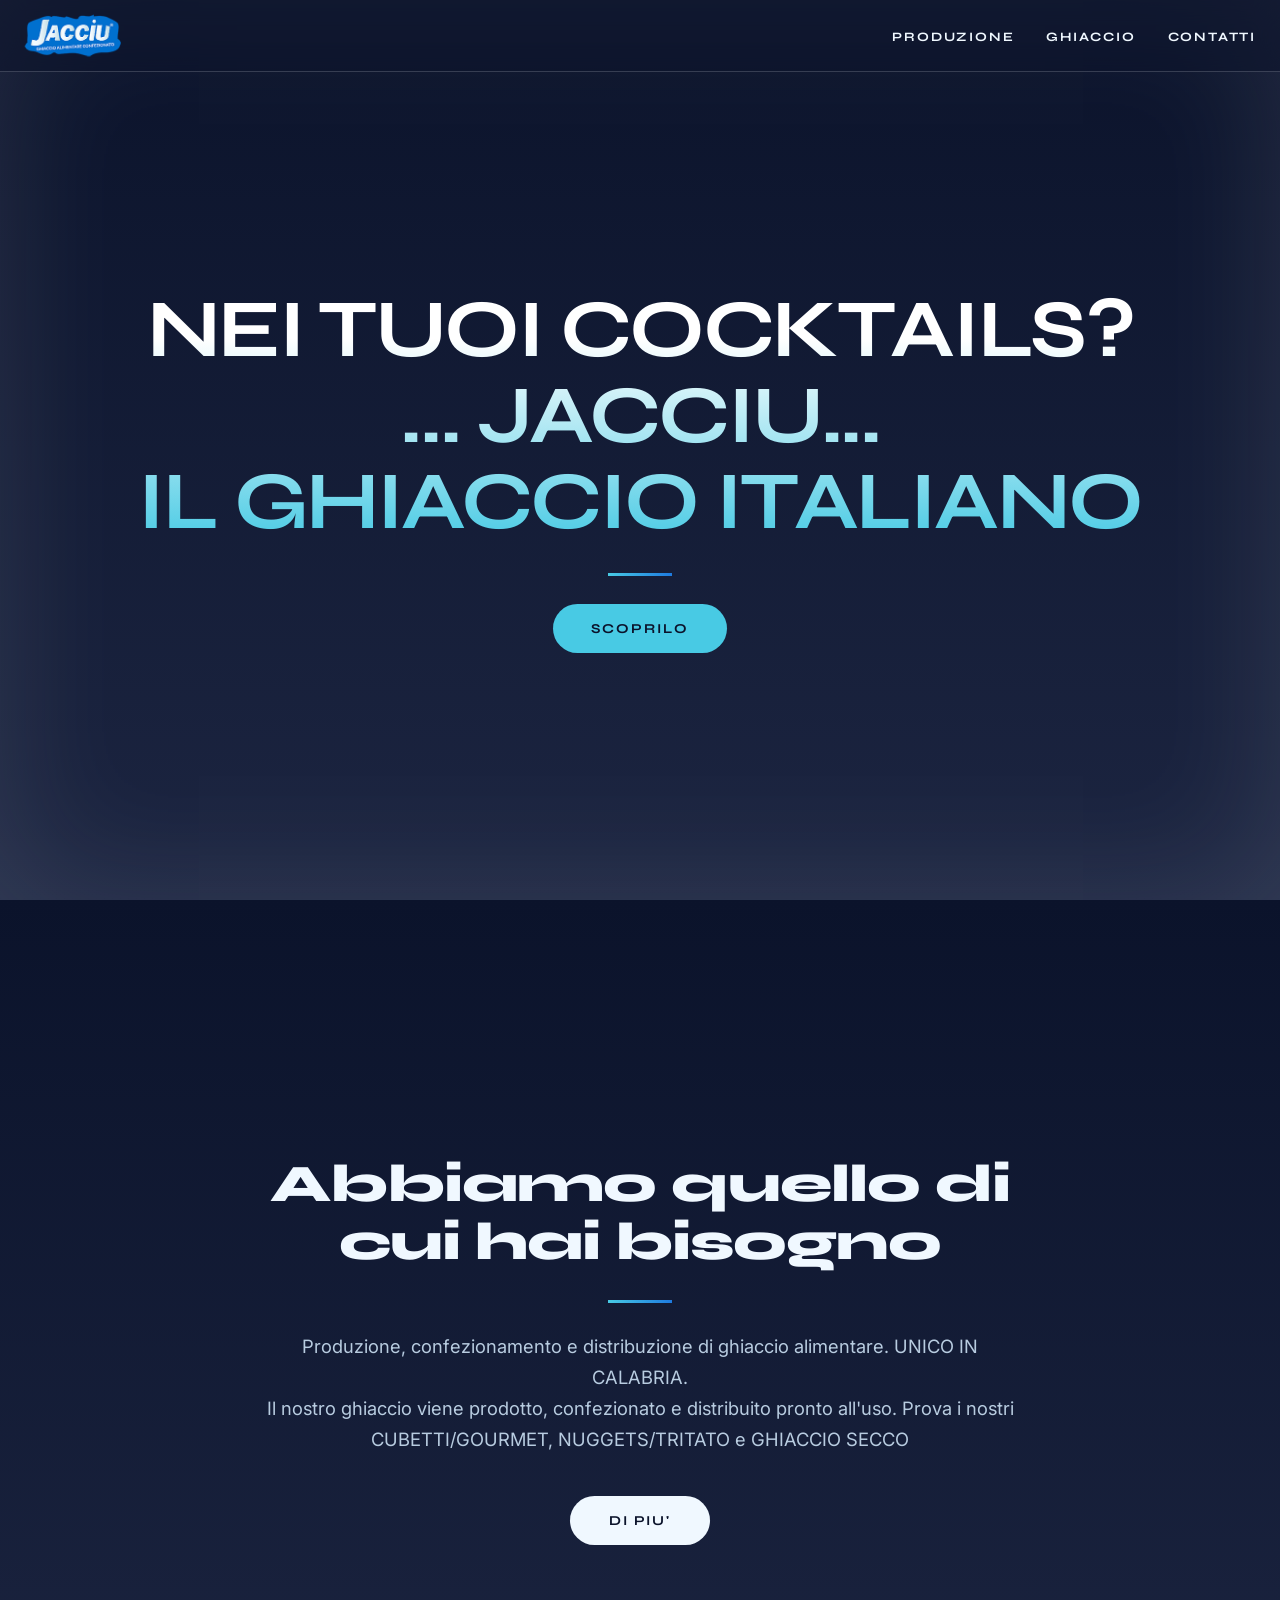
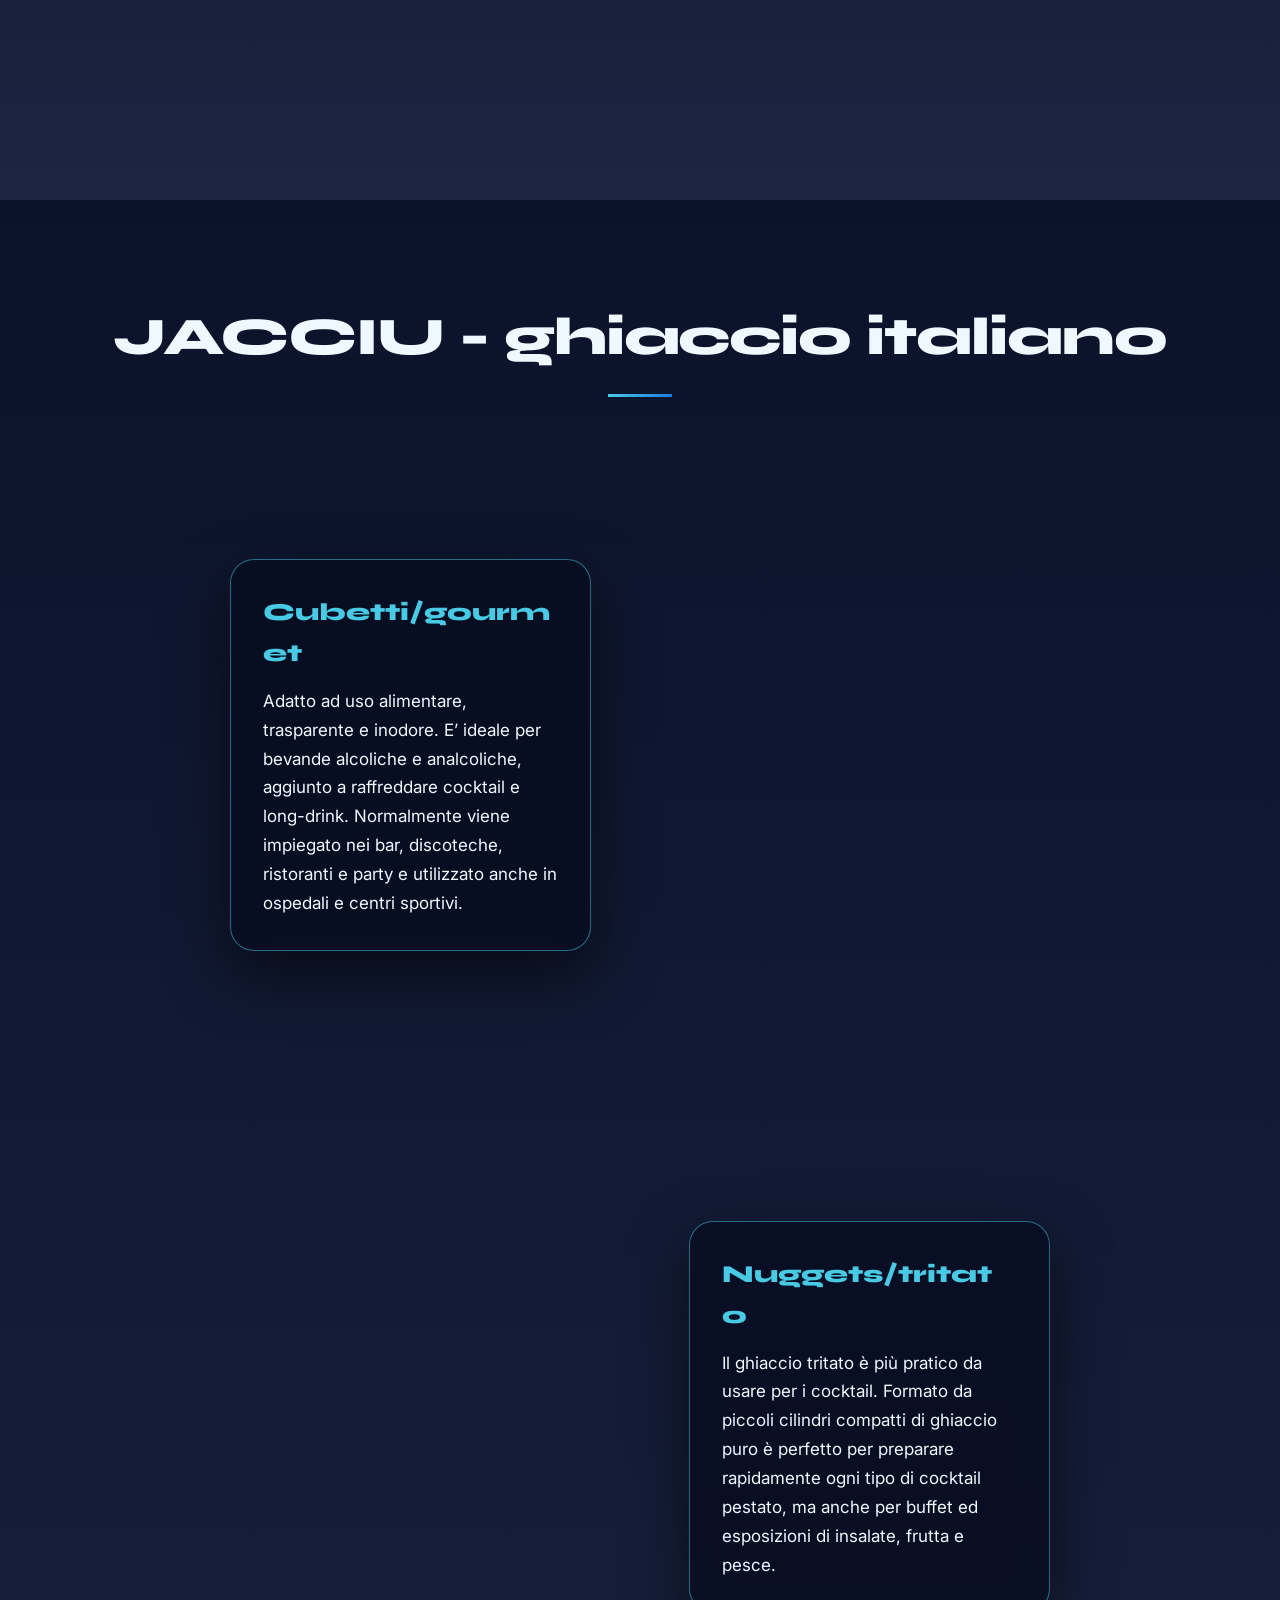
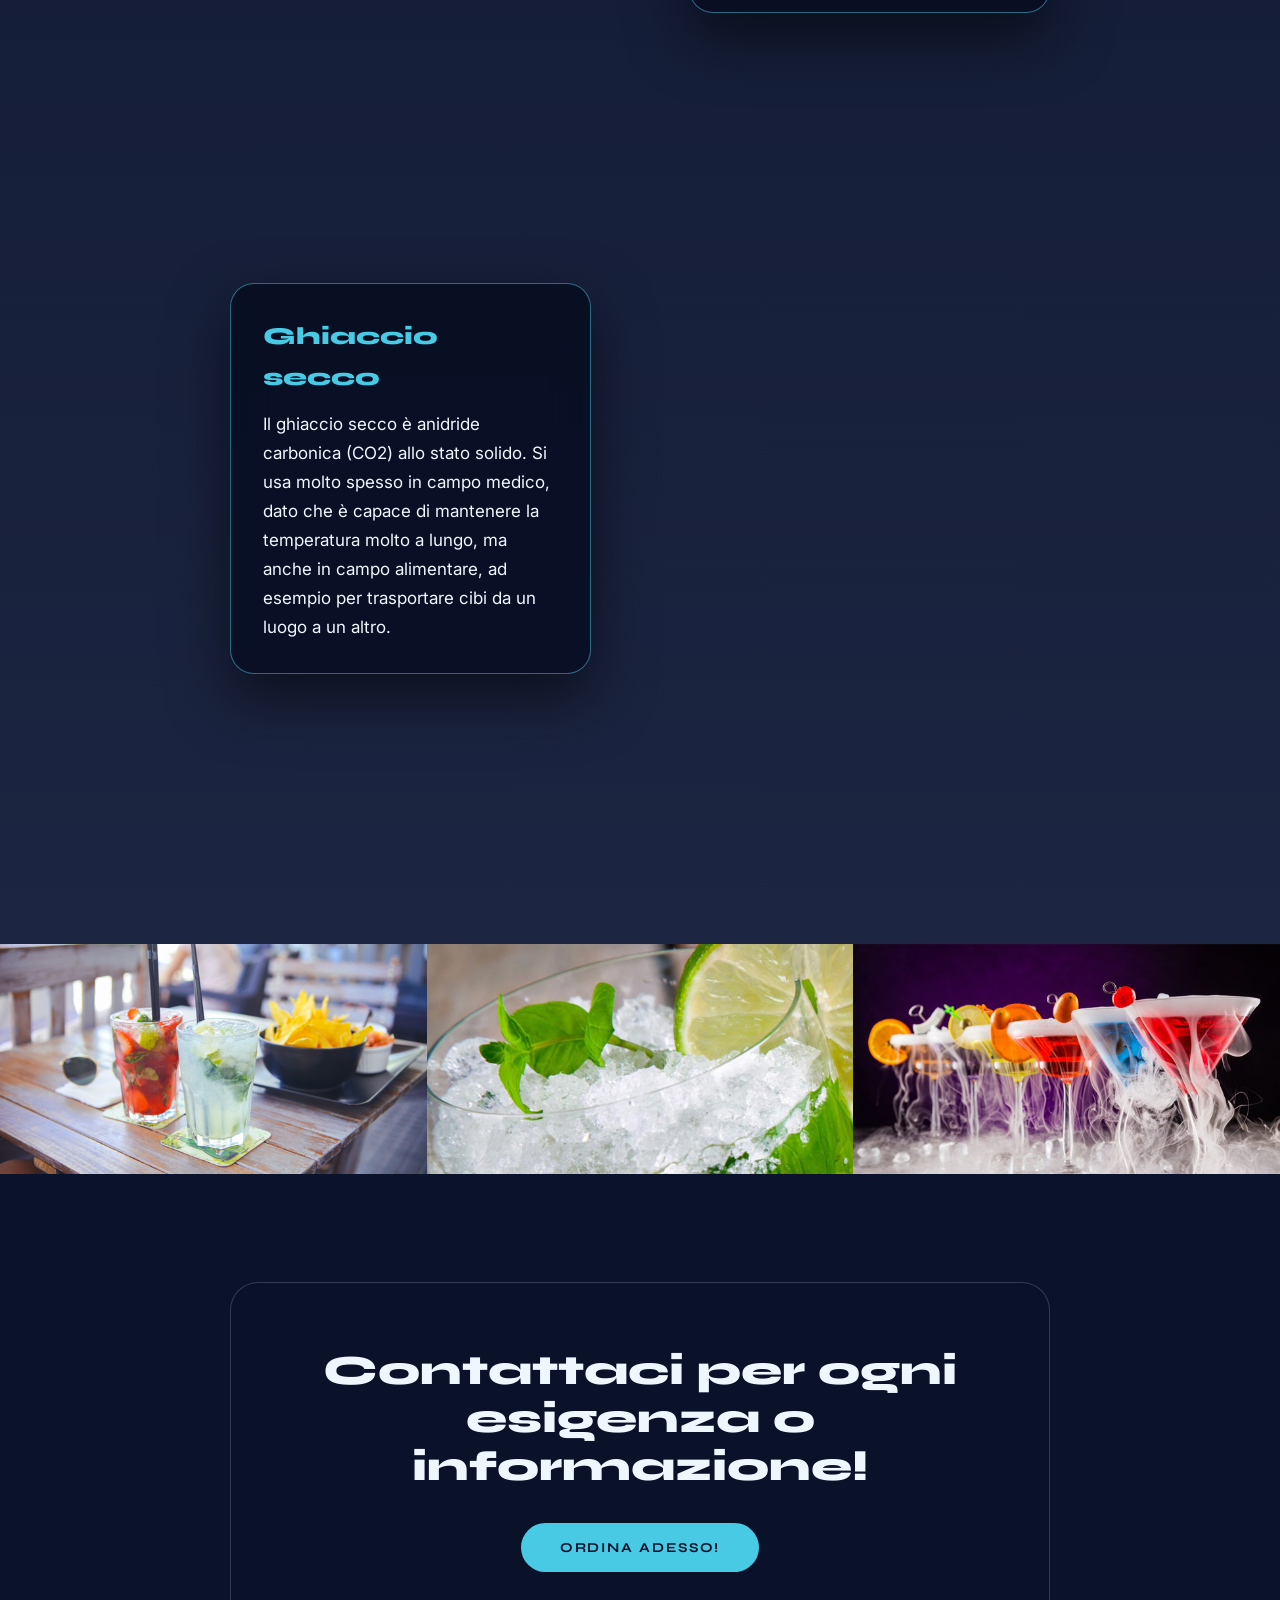
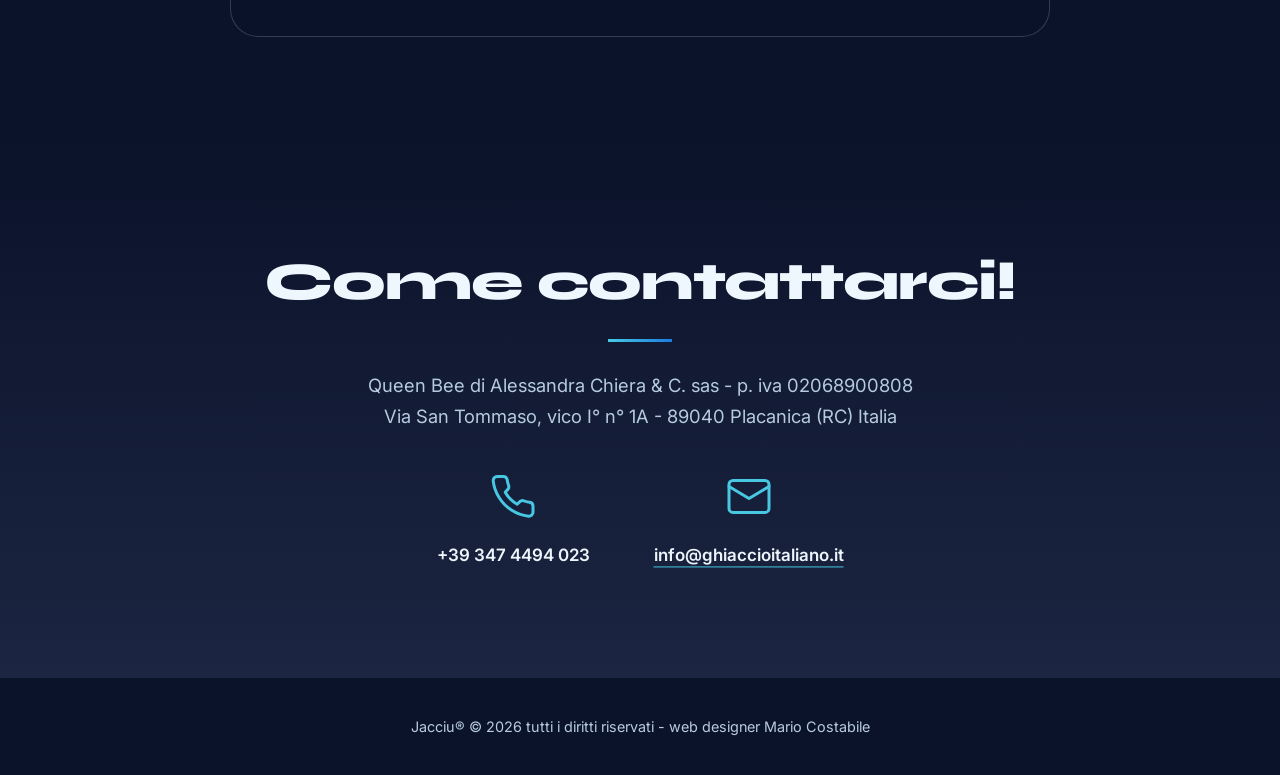
<file: site/index.html>
<!DOCTYPE html>
<html lang="it">
<head>
  <meta charset="utf-8">
  <meta name="viewport" content="width=device-width, initial-scale=1, shrink-to-fit=no">
  <meta name="description" content="">
  <meta name="author" content="">
  <title>Jacciu - ghiaccio alimentare confezionato</title>
  <link rel="preconnect" href="https://fonts.googleapis.com">
  <link rel="preconnect" href="https://fonts.gstatic.com" crossorigin>
  <link href="https://fonts.googleapis.com/css2?family=Inter:wght@400;600&family=Syne:wght@700;800&display=swap" rel="stylesheet">
  <link href="css/style.css" rel="stylesheet">
  <script type="importmap">
    { "imports": { "three": "./vendor/three/three.module.js", "three/addons/": "./vendor/three/addons/" } }
  </script>
</head>
<body id="page-top">
  <canvas id="ice" aria-hidden="true"></canvas>
  <div class="thermo" aria-hidden="true"><span id="temp"></span><div class="tube"><i class="fill"></i></div><div class="bulb"><svg viewBox="0 0 24 24" width="26" height="26" fill="none" stroke="currentColor" stroke-width="1.6" stroke-linecap="round" aria-hidden="true"><path d="M12 2v20M3.3 7l17.4 10M3.3 17L20.7 7M12 2l-2.2 2.4M12 2l2.2 2.4M12 22l-2.2-2.4M12 22l2.2-2.4M3.3 7l3.2.2M3.3 7l1 3M20.7 17l-3.2-.2M20.7 17l-1-3M3.3 17l1-3M3.3 17l3.2-.2M20.7 7l-1 3M20.7 7l-3.2.2"/></svg></div></div>

  <nav class="nav" id="mainNav">
    <a class="brand" href="#page-top"><img src="img/logo_jacciu.png" alt="Ghiaccio Italiano"></a>
    <button class="nav-toggle" type="button" aria-controls="navbarResponsive" aria-expanded="false" aria-label="Toggle navigation"><span></span><span></span><span></span></button>
    <ul class="nav-links" id="navbarResponsive">
      <li><a href="#about">Produzione</a></li>
      <li><a href="#services">Ghiaccio</a></li>
      <li><a href="#contact">Contatti</a></li>
    </ul>
  </nav>

  <header class="hero sec-dark" id="hero">
    <div class="wrap center">
      <h1 data-reveal>
        <strong>nei tuoi cocktails? <br>
        ... jacciu...<br> il ghiaccio italiano</strong>
      </h1>
      <hr>
      <a class="btn btn-primary" href="#about">scoprilo</a>
    </div>
  </header>

  <section class="sec sec-dark full" id="about">
    <div class="wrap narrow center">
      <h2 class="section-heading" data-reveal>Abbiamo quello di cui hai bisogno</h2>
      <hr>
      <p class="lead" data-reveal>Produzione, confezionamento e distribuzione di ghiaccio alimentare. UNICO IN CALABRIA.<br> Il nostro ghiaccio viene prodotto, confezionato e distribuito pronto all'uso. Prova i nostri CUBETTI/GOURMET, NUGGETS/TRITATO e GHIACCIO SECCO</p>
      <a class="btn btn-light" href="#services">DI PIU'</a>
    </div>
  </section>

  <section class="sec sec-dark" id="services">
    <div class="wrap center">
      <h2 class="section-heading" data-reveal>JACCIU - ghiaccio italiano</h2>
      <hr>
    </div>
    <div class="wrap service-list">
      <div class="service-box" data-reveal>
        <h3>Cubetti/gourmet</h3>
        <p>Adatto ad uso alimentare, trasparente e inodore. E’ ideale per bevande alcoliche e analcoliche, aggiunto a raffreddare cocktail e long-drink. Normalmente viene impiegato nei bar, discoteche, ristoranti e party e utilizzato anche in ospedali e centri sportivi.</p>
      </div>
      <div class="service-box" data-reveal>
        <h3>Nuggets/tritato</h3>
        <p>Il ghiaccio tritato è più pratico da usare per i cocktail. Formato da piccoli cilindri compatti di ghiaccio puro è perfetto per preparare rapidamente ogni tipo di cocktail pestato, ma anche per buffet ed esposizioni di insalate, frutta e pesce.</p>
      </div>
      <div class="service-box" data-reveal>
        <h3>Ghiaccio secco</h3>
        <p>Il ghiaccio secco è anidride carbonica (CO2) allo stato solido. Si usa molto spesso in campo medico, dato che è capace di mantenere la temperatura molto a lungo, ma anche in campo alimentare, ad esempio per trasportare cibi da un luogo a un altro.</p>
      </div>
    </div>
  </section>

  <section class="portfolio" id="portfolio">
    <a class="portfolio-box" href="img/portfolio/fullsize/1.jpg"><img src="img/portfolio/thumbnails/1.jpg" alt=""></a>
    <a class="portfolio-box" href="img/portfolio/fullsize/2.jpg"><img src="img/portfolio/thumbnails/2.jpg" alt=""></a>
    <a class="portfolio-box" href="img/portfolio/fullsize/3.jpg"><img src="img/portfolio/thumbnails/3.jpg" alt=""></a>
  </section>

  <section class="sec cta">
    <div class="wrap center glass-card">
      <h2 data-reveal>Contattaci per ogni esigenza o informazione!</h2>
      <a class="btn btn-primary" href="#contact">ordina adesso!</a>
    </div>
  </section>

  <section class="sec sec-dark" id="contact">
    <div class="wrap narrow center">
      <h2 class="section-heading" data-reveal>Come contattarci!</h2>
      <hr>
      <p class="lead" data-reveal>Queen Bee di Alessandra Chiera &amp; C. sas - p. iva 02068900808 <br>Via San Tommaso, vico I° n° 1A - 89040 Placanica (RC) Italia</p>
    </div>
    <div class="wrap contact-row">
      <div class="contact-item" data-reveal>
        <svg viewBox="0 0 24 24" width="48" height="48" aria-hidden="true" fill="none" stroke="currentColor" stroke-width="1.5" stroke-linecap="round" stroke-linejoin="round"><path d="M22 16.9v3a2 2 0 0 1-2.2 2 19.8 19.8 0 0 1-8.6-3.1 19.5 19.5 0 0 1-6-6A19.8 19.8 0 0 1 2.1 4.2 2 2 0 0 1 4.1 2h3a2 2 0 0 1 2 1.7c.1 1 .4 1.9.7 2.8a2 2 0 0 1-.5 2.1L8.1 9.9a16 16 0 0 0 6 6l1.3-1.3a2 2 0 0 1 2.1-.4c.9.3 1.8.6 2.8.7a2 2 0 0 1 1.7 2z"/></svg>
        <p>+39 347 4494 023</p>
      </div>
      <div class="contact-item" data-reveal>
        <svg viewBox="0 0 24 24" width="48" height="48" aria-hidden="true" fill="none" stroke="currentColor" stroke-width="1.5" stroke-linecap="round" stroke-linejoin="round"><rect x="2" y="4" width="20" height="16" rx="2"/><path d="m22 7-10 6L2 7"/></svg>
        <p>
          <a href="mailto:info@ghiaccioitaliano.it">info@ghiaccioitaliano.it</a>
        </p>
      </div>
    </div>
  </section>

  <section class="sec foot">
    <div class="wrap center">
      <p class="foot-note">Jacciu® © 2026 tutti i diritti riservati - web designer Mario Costabile</p>
    </div>
  </section>

  <dialog id="lightbox" aria-label="Foto"><img alt=""><button class="lb-close" type="button" aria-label="Close"></button></dialog>

  <script src="vendor/gsap.min.js"></script>
  <script src="vendor/ScrollTrigger.min.js"></script>
  <script type="module" src="js/main.js"></script>
</body>
</html>
</file>
<file: site/css/style.css>
:root {
  --freeze: 0;
  --navy: #0B132B;
  --glacier: #1C2541;
  --ice: #48CAE4;
  --frost: #F0F8FF;
  --logo-blue: #1E7BE0;
  --muted: #B8CCE0;
  --glass: rgba(255, 255, 255, 0.08);
  --glass-line: rgba(240, 248, 255, 0.18);
  --font-display: 'Syne', system-ui, sans-serif;
  --font-body: 'Inter', system-ui, sans-serif;
  --nav-h: 72px;
}

*, *::before, *::after { box-sizing: border-box; }
html { scroll-behavior: smooth; scroll-padding-top: var(--nav-h); }
body {
  margin: 0;
  background: var(--navy);
  color: var(--frost);
  font: 400 1.0625rem/1.7 var(--font-body);
  overflow-x: hidden;
}
img { max-width: 100%; display: block; }
a { color: inherit; }
:focus-visible { outline: 3px solid var(--ice); outline-offset: 3px; }

/* canvas + termometro: solo con WebGL attivo */
#ice { position: fixed; inset: 0; width: 100%; height: 100%; z-index: 0; display: none; }
.webgl #ice { display: block; }
/* termometro: barra grande, numero in pillola piena per il contrasto; si sbianca mentre la pagina si congela */
.thermo {
  position: fixed; right: 1.4rem; top: 50%; transform: translateY(-50%); z-index: 5;
  display: none; flex-direction: column; align-items: center; gap: 0.8rem;
}
.webgl .thermo { display: flex; }
#temp {
  padding: 0.4rem 0.8rem; border-radius: 999px; white-space: nowrap;
  font: 800 1.15rem var(--font-body); font-variant-numeric: tabular-nums; color: var(--navy);
  background: color-mix(in srgb, var(--frost) calc(var(--freeze) * 100%), var(--ice));
}
.tube {
  position: relative; width: 9px; height: 280px; border-radius: 5px; overflow: hidden;
  background: rgba(8, 14, 34, 0.9); border: 1px solid rgba(72, 202, 228, 0.75);
}
.tube::after {
  content: ""; position: absolute; inset: 0;
  background: repeating-linear-gradient(to top, transparent 0 27px, rgba(240, 248, 255, 0.6) 27px 28px);
}
.fill {
  position: absolute; left: 0; right: 0; bottom: 0; height: calc((1 - var(--freeze)) * 100%);
  background: linear-gradient(to top, var(--logo-blue), var(--ice));
}
/* pallino alla base: a freddo estremo diventa un fiocco di neve */
.bulb { position: relative; width: 26px; height: 26px; color: var(--frost); display: grid; place-items: center; }
.bulb::before {
  content: ""; position: absolute; width: 18px; height: 18px; border-radius: 50%; border: 2px solid var(--frost);
  background: color-mix(in srgb, var(--frost) calc(var(--freeze) * 100%), var(--ice));
  opacity: clamp(0, calc((0.9 - var(--freeze)) * 10), 1);
}
.bulb svg { position: absolute; opacity: clamp(0, calc((var(--freeze) - 0.9) * 10), 1); transform: rotate(calc(var(--freeze) * 90deg)); }

/* vetro appannato: sfoca ciò che sta dietro, solo ai bordi, in crescita con --freeze */
.frost-glass {
  position: fixed; inset: 0; z-index: 4; pointer-events: none; display: none;
  backdrop-filter: blur(calc(var(--freeze) * 3px)); -webkit-backdrop-filter: blur(calc(var(--freeze) * 3px));
  -webkit-mask-image: radial-gradient(ellipse closest-side at 50% 50%, transparent calc(100% - var(--freeze) * 6%), #000 100%);
  mask-image: radial-gradient(ellipse closest-side at 50% 50%, transparent calc(100% - var(--freeze) * 6%), #000 100%);
}
.webgl .frost-glass { display: block; }

/* layout base */
.hero, .sec, .portfolio { position: relative; z-index: 1; }
.sec { padding: clamp(5rem, 12vh, 9rem) 1.5rem; }
.full { min-height: 100vh; display: flex; align-items: center; justify-content: center; }
.wrap { width: 100%; max-width: 1100px; margin: 0 auto; }
.narrow { max-width: 760px; }
.center { text-align: center; }
.sec-dark { background: linear-gradient(180deg, var(--navy), var(--glacier)); }
.webgl .sec-dark, .webgl .cta { background: transparent; }

hr {
  width: 64px; height: 3px; border: 0; margin: 1.75rem auto;
  background: linear-gradient(90deg, var(--ice), var(--logo-blue));
}
h1, h2, h3 { font-family: var(--font-display); margin: 0; }
.section-heading { font-weight: 800; font-size: clamp(1.9rem, 4.2vw, 3.3rem); line-height: 1.1; letter-spacing: -0.02em; }
.lead { color: var(--muted); font-size: 1.15rem; margin: 0 0 2.5rem; }

/* nav */
.nav {
  position: fixed; inset: 0 0 auto 0; z-index: 20; height: var(--nav-h);
  display: flex; align-items: center; justify-content: space-between; padding: 0 1.5rem;
  background: rgba(11, 19, 43, 0.55); backdrop-filter: blur(14px); -webkit-backdrop-filter: blur(14px);
  border-bottom: 1px solid var(--glass-line);
}
.brand img { height: 44px; width: auto; }
.nav-links { display: flex; gap: 2rem; list-style: none; margin: 0; padding: 0; }
.nav-links a {
  text-decoration: none; font: 700 0.8rem var(--font-display);
  letter-spacing: 0.14em; text-transform: uppercase; color: var(--frost);
}
.nav-links a:hover { color: var(--ice); }
.nav-toggle { display: none; background: none; border: 0; padding: 0.75rem; cursor: pointer; }
.nav-toggle span { display: block; width: 24px; height: 2px; margin: 5px 0; background: var(--frost); }

/* bottoni */
.btn {
  display: inline-block; padding: 1rem 2.4rem; border-radius: 999px; text-decoration: none;
  font: 700 0.85rem var(--font-display); letter-spacing: 0.14em; text-transform: uppercase;
  transition: transform 0.25s ease, box-shadow 0.25s ease;
}
.btn:hover { transform: translateY(-2px); box-shadow: 0 10px 30px rgba(72, 202, 228, 0.35); }
.btn-primary { background: var(--ice); color: var(--navy); }
.btn-light { background: var(--frost); color: var(--navy); }

/* hero */
.hero { min-height: 100vh; display: flex; align-items: center; padding: calc(var(--nav-h) + 2rem) 1.5rem 4rem; }
.hero h1 {
  font-weight: 800; font-size: clamp(2.2rem, 6.4vw, 5.2rem); line-height: 1.05;
  letter-spacing: -0.03em; text-transform: uppercase;
  background: linear-gradient(180deg, #fff 20%, var(--ice));
  -webkit-background-clip: text; background-clip: text; color: transparent;
}
.hero { box-shadow: inset 0 0 140px rgba(240, 248, 255, 0.12); }
.webgl .hero { box-shadow: none; }

/* servizi: cubetto fisso al centro (canvas), schede in vetro alternate sx/dx */
.service-list { position: relative; display: flex; flex-direction: column; gap: 30vh; margin-top: 18vh; padding-bottom: 18vh; }
.service-box {
  position: relative; z-index: 0; /* sta sempre sotto .ice-cards (z-index 1) */
  width: min(420px, max(340px, 44%)); padding: 2rem; border-radius: 24px;
  background: rgba(8, 14, 34, 0.9); border: 1px solid rgba(72, 202, 228, 0.5);
  box-shadow: 0 24px 60px rgba(0, 0, 0, 0.55);
  backdrop-filter: blur(18px); -webkit-backdrop-filter: blur(18px);
}
.service-box:nth-child(odd) { align-self: flex-start; }
.service-box:nth-child(even) { align-self: flex-end; }
.service-box h3 { font-size: clamp(1.05rem, 1.9vw, 1.6rem); overflow-wrap: anywhere; font-weight: 800; margin-bottom: 0.75rem; color: var(--ice); }
.service-box p { margin: 0; color: var(--frost); }


/* portfolio */
.portfolio { display: grid; grid-template-columns: repeat(3, 1fr); }
.portfolio-box { display: block; overflow: hidden; aspect-ratio: 13 / 7; }
.portfolio-box img { width: 100%; height: 100%; object-fit: cover; transition: transform 0.6s ease; }
.portfolio-box:hover img { transform: scale(1.06); }

/* cta */
.cta { background: var(--navy); }
.glass-card {
  max-width: 820px; padding: clamp(2rem, 5vw, 4rem); border-radius: 28px;
  background: rgba(11, 19, 43, 0.78); border: 1px solid var(--glass-line);
  backdrop-filter: blur(20px); -webkit-backdrop-filter: blur(20px);
}
.glass-card h2 { font-weight: 800; font-size: clamp(1.6rem, 3.4vw, 2.6rem); line-height: 1.15; margin-bottom: 2rem; }

/* contatti */
#contact a { text-decoration-color: var(--ice); text-underline-offset: 0.3em; }
.contact-row { display: flex; justify-content: center; gap: 4rem; flex-wrap: wrap; }
.contact-item { text-align: center; }
.contact-item svg { color: var(--ice); margin-bottom: 0.75rem; }
.contact-item p { margin: 0; font-weight: 600; }

/* footer */
.foot { position: relative; z-index: 5; background: var(--navy); padding-block: 2.5rem; } /* sopra il velo blur (z 4) */
.foot-note {margin:0;}
.foot-note { font: 400 0.9rem var(--font-body); color: var(--muted); }

/* lightbox */
dialog#lightbox { max-width: 92vw; max-height: 92vh; padding: 0; border: 0; border-radius: 16px; background: transparent; }
dialog#lightbox::backdrop { background: rgba(11, 19, 43, 0.85); backdrop-filter: blur(6px); }
dialog#lightbox img { max-width: 92vw; max-height: 92vh; border-radius: 16px; }
.lb-close { position: absolute; top: 0.75rem; right: 0.75rem; width: 44px; height: 44px; border-radius: 50%; border: 0; cursor: pointer; background: var(--frost); color: var(--navy); font-size: 1.6rem; }
.lb-close::before { content: "\00d7"; }

/* desktop stretto: fascia libera a destra per il termometro fisso, copiata a sinistra per simmetria */
@media (min-width: 821px) and (max-width: 1400px) {
  .service-list { padding-inline: 140px; }
}

/* mobile */
@media (max-width: 820px) {
  .nav-toggle { display: block; }
  .nav-links {
    position: absolute; top: var(--nav-h); left: 0; right: 0; flex-direction: column; gap: 0;
    background: rgba(11, 19, 43, 0.95); backdrop-filter: blur(14px); display: none;
  }
  .nav-links.open { display: flex; }
  .nav-links a { display: block; padding: 1.1rem 1.5rem; }
  .service-box {
    width: 100%; align-self: stretch !important;
    background: rgba(8, 14, 34, 0.92); backdrop-filter: none; -webkit-backdrop-filter: none;
  }
  .service-box h3 { font-size: clamp(1.1rem, 5vw, 1.5rem); overflow-wrap: anywhere; }
  .service-list { gap: 65vh; margin-top: 8vh; padding-bottom: 65vh; } /* sotto ogni scheda resta spazio per l'oggetto 3D (canvas fisso) */
  .portfolio { grid-template-columns: 1fr; }
  .thermo { right: auto; left: 50%; top: auto; bottom: 0.9rem; transform: translateX(-50%); flex-direction: row; align-items: center; gap: 0.5rem; }
  .bulb { order: 1; }
  .tube { order: 2; width: 150px; height: 8px; }
  .tube::after { background: repeating-linear-gradient(to right, transparent 0 14px, rgba(240, 248, 255, 0.6) 14px 15px); }
  .fill { top: 0; right: auto; height: auto; width: calc((1 - var(--freeze)) * 100%); background: linear-gradient(to right, var(--logo-blue), var(--ice)); }
  #temp { order: 3; font-size: 0.95rem; padding: 0.3rem 0.7rem; }
}

@media (prefers-reduced-motion: reduce) {
  html { scroll-behavior: auto; }
  *, *::before, *::after { animation: none !important; transition: none !important; }
}
</file>
